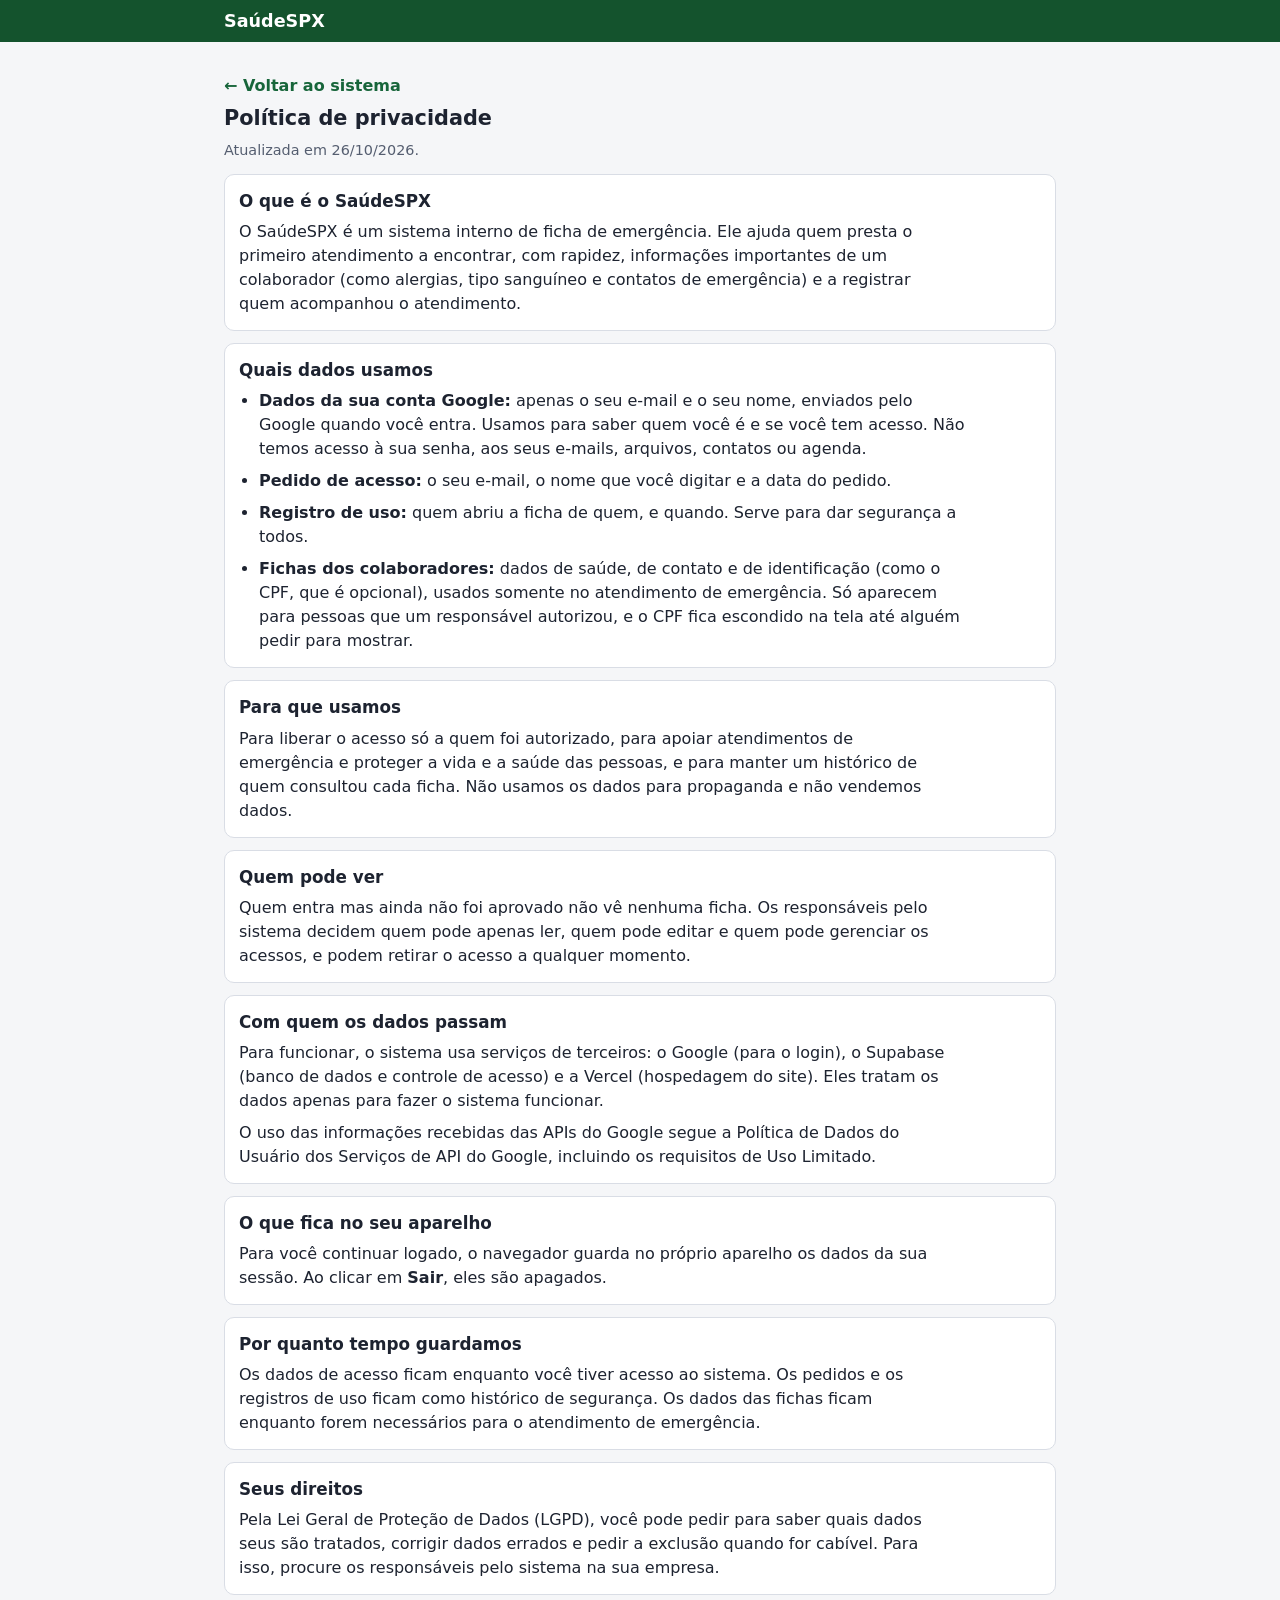
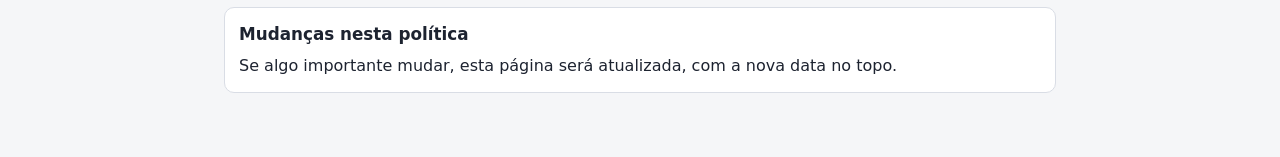
<file: privacidade.html>
<!DOCTYPE html>
<html lang="pt-BR">
<head>
  <meta charset="UTF-8">
  <meta name="viewport" content="width=device-width, initial-scale=1">
  <title>Política de privacidade — SaúdeSPX</title>
  <link rel="stylesheet" href="css/main.css">
</head>
<body>
  <header class="topo">
    <div class="topo-interno">
      <a class="topo-marca" href="./">SaúdeSPX</a>
    </div>
  </header>

  <main class="conteudo documento">
    <a class="voltar" href="./">← Voltar ao sistema</a>
    <h2>Política de privacidade</h2>
    <p class="dica">Atualizada em 26/10/2026.</p>

    <section class="bloco">
      <h3>O que é o SaúdeSPX</h3>
      <p>O SaúdeSPX é um sistema interno de ficha de emergência. Ele ajuda quem presta o primeiro atendimento a encontrar, com rapidez, informações importantes de um colaborador (como alergias, tipo sanguíneo e contatos de emergência) e a registrar quem acompanhou o atendimento.</p>
    </section>

    <section class="bloco">
      <h3>Quais dados usamos</h3>
      <ul>
        <li><strong>Dados da sua conta Google:</strong> apenas o seu e-mail e o seu nome, enviados pelo Google quando você entra. Usamos para saber quem você é e se você tem acesso. Não temos acesso à sua senha, aos seus e-mails, arquivos, contatos ou agenda.</li>
        <li><strong>Pedido de acesso:</strong> o seu e-mail, o nome que você digitar e a data do pedido.</li>
        <li><strong>Registro de uso:</strong> quem abriu a ficha de quem, e quando. Serve para dar segurança a todos.</li>
        <li><strong>Fichas dos colaboradores:</strong> dados de saúde, de contato e de identificação (como o CPF, que é opcional), usados somente no atendimento de emergência. Só aparecem para pessoas que um responsável autorizou, e o CPF fica escondido na tela até alguém pedir para mostrar.</li>
      </ul>
    </section>

    <section class="bloco">
      <h3>Para que usamos</h3>
      <p>Para liberar o acesso só a quem foi autorizado, para apoiar atendimentos de emergência e proteger a vida e a saúde das pessoas, e para manter um histórico de quem consultou cada ficha. Não usamos os dados para propaganda e não vendemos dados.</p>
    </section>

    <section class="bloco">
      <h3>Quem pode ver</h3>
      <p>Quem entra mas ainda não foi aprovado não vê nenhuma ficha. Os responsáveis pelo sistema decidem quem pode apenas ler, quem pode editar e quem pode gerenciar os acessos, e podem retirar o acesso a qualquer momento.</p>
    </section>

    <section class="bloco">
      <h3>Com quem os dados passam</h3>
      <p>Para funcionar, o sistema usa serviços de terceiros: o Google (para o login), o Supabase (banco de dados e controle de acesso) e a Vercel (hospedagem do site). Eles tratam os dados apenas para fazer o sistema funcionar.</p>
      <p>O uso das informações recebidas das APIs do Google segue a Política de Dados do Usuário dos Serviços de API do Google, incluindo os requisitos de Uso Limitado.</p>
    </section>

    <section class="bloco">
      <h3>O que fica no seu aparelho</h3>
      <p>Para você continuar logado, o navegador guarda no próprio aparelho os dados da sua sessão. Ao clicar em <strong>Sair</strong>, eles são apagados.</p>
    </section>

    <section class="bloco">
      <h3>Por quanto tempo guardamos</h3>
      <p>Os dados de acesso ficam enquanto você tiver acesso ao sistema. Os pedidos e os registros de uso ficam como histórico de segurança. Os dados das fichas ficam enquanto forem necessários para o atendimento de emergência.</p>
    </section>

    <section class="bloco">
      <h3>Seus direitos</h3>
      <p>Pela Lei Geral de Proteção de Dados (LGPD), você pode pedir para saber quais dados seus são tratados, corrigir dados errados e pedir a exclusão quando for cabível. Para isso, procure os responsáveis pelo sistema na sua empresa.</p>
    </section>

    <section class="bloco">
      <h3>Mudanças nesta política</h3>
      <p>Se algo importante mudar, esta página será atualizada, com a nova data no topo.</p>
    </section>
  </main>
</body>
</html>
</file>
<file: css/main.css>
/* ═══════════════════════════════════════════════════════════
   SAÚDESPX
   Folha de estilo principal — importa todos os módulos.

   Ordem de import importa (cascata):
   1. base       → variáveis, reset, tipografia, utilitários
   2. layout     → estruturas fixas (topo, área de conteúdo, responsivo)
   3. components → peças reutilizáveis (status, botões, campos, cartões)
   4. sections   → estilos de cada tela (login, busca, ficha, atendimento)
   ═══════════════════════════════════════════════════════════ */

/* 1. BASE */
@import url("base/_variables.css");
@import url("base/_reset.css");
@import url("base/_typography.css");
@import url("base/_utilities.css");

/* 2. LAYOUT */
@import url("layout/_topo.css");
@import url("layout/_conteudo.css");
@import url("layout/_responsive.css");

/* 3. COMPONENTS */
@import url("components/_status.css");
@import url("components/_campo.css");
@import url("components/_resultado.css");
@import url("components/_filtros.css");
@import url("components/_botao.css");
@import url("components/_aviso-pedidos.css");
@import url("components/_bloco.css");

/* 4. SECTIONS */
/* um arquivo por tela, quando a tela precisar de estilo próprio */
@import url("sections/_acesso.css");
@import url("sections/_documento.css");
@import url("sections/_ficha.css");
@import url("sections/_atendimento.css");
@import url("sections/_cadastro.css");
@import url("sections/_colaboradores.css");
@import url("sections/_emergencia.css");
</file>
